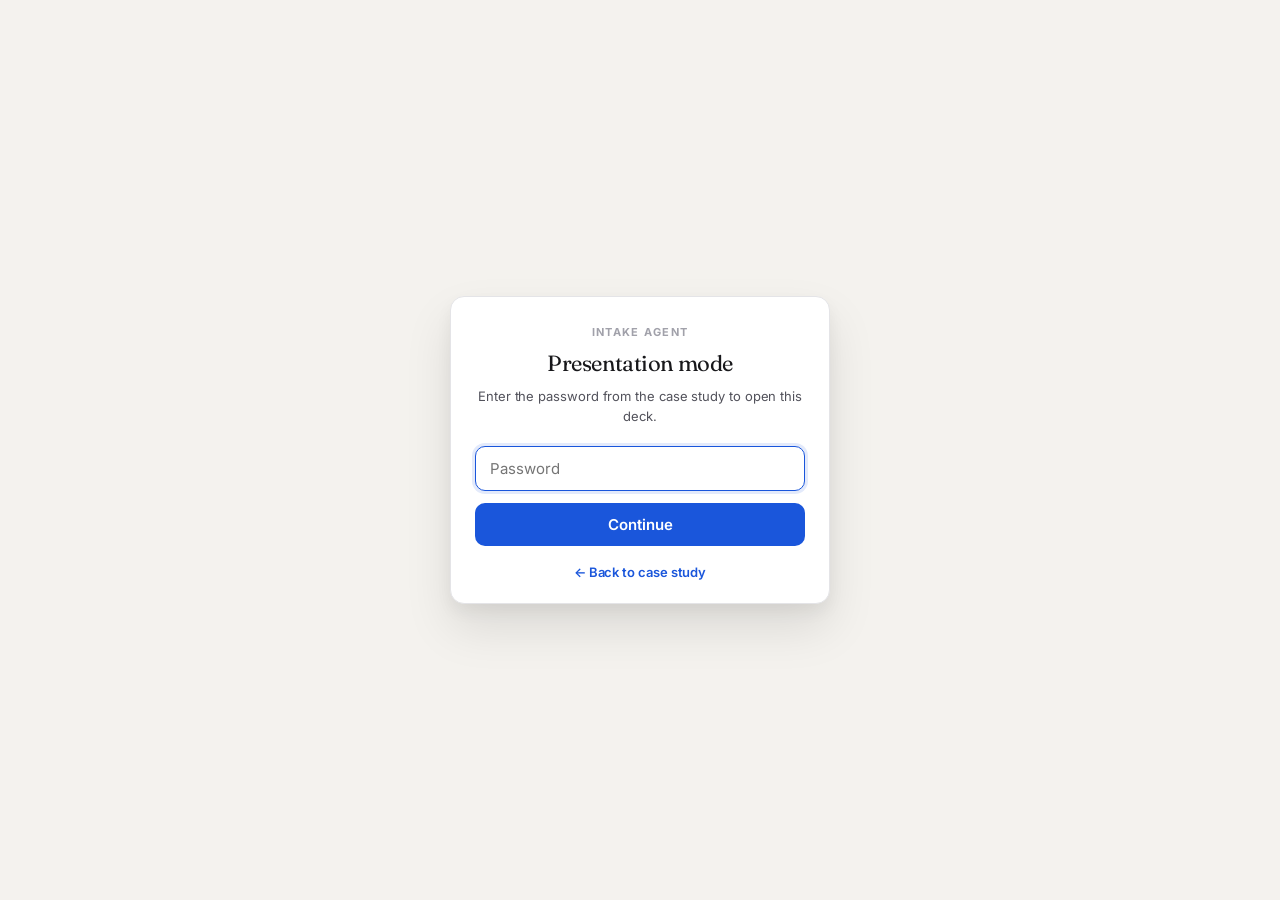
<file: intake-agent-deck.html>
<!DOCTYPE html>
<html lang="en">
<head>
  <meta charset="UTF-8" />
  <meta name="viewport" content="width=device-width, initial-scale=1.0" />
  <title>Intake Agent — Autodesk Panel Deck (Eric Huang)</title>
  <link rel="icon" type="image/png" href="images/favicon-32.png" sizes="32x32" />
  <link rel="apple-touch-icon" href="images/favicon-apple.png" />
  <link rel="preconnect" href="https://fonts.googleapis.com" />
  <link rel="preconnect" href="https://fonts.gstatic.com" crossorigin />
  <link href="https://fonts.googleapis.com/css2?family=Inter:wght@300;400;500;600;700;800&family=Fraunces:ital,opsz,wght@0,9..144,300;0,9..144,400;0,9..144,500;0,9..144,600;1,9..144,300;1,9..144,400;1,9..144,500&display=swap" rel="stylesheet" />
  <style id="deck-styles">
    :root {
      --bg: #F4F2EE;
      --bg-card: #FFFFFF;
      --ink: #18181B;
      --ink-2: #3F3F46;
      --ink-secondary: #52525B;
      --ink-muted: #A1A1AA;
      --accent: #1A56DB;
      --accent-light: #EFF4FF;
      --accent-green: #059669;
      --rule: rgba(24,24,27,0.10);
      --hairline: rgba(24,24,27,0.06);
      --border: #E4E4E7;
      --shadow-sm: 0 1px 3px rgba(0,0,0,.07), 0 1px 2px rgba(0,0,0,.06);
      --shadow-md: 0 4px 16px rgba(0,0,0,.08), 0 2px 6px rgba(0,0,0,.05);
      --shadow-lg: 0 24px 48px rgba(0,0,0,.10), 0 8px 16px rgba(0,0,0,.05);
    }
    *, *::before, *::after { box-sizing: border-box; margin: 0; padding: 0; }
    html, body { height: 100%; }
    body {
      font-family: 'Inter', -apple-system, BlinkMacSystemFont, sans-serif;
      background: var(--bg);
      color: var(--ink);
      -webkit-font-smoothing: antialiased;
      overflow: hidden;
      letter-spacing: -0.005em;
    }
    img { max-width: 100%; height: auto; display: block; }

    /* Screenshots: letterbox inside frame (PNG aspect ratios vary) */
    .deck-shot {
      display: flex;
      align-items: center;
      justify-content: center;
      min-height: 0;
      width: 100%;
      border-radius: 0.55cqi;
      overflow: hidden;
      border: 1px solid var(--rule);
      background: #F4F4F5;
      box-sizing: border-box;
    }
    .deck-shot img {
      max-width: 100%;
      max-height: 100%;
      width: auto;
      height: auto;
      object-fit: contain;
      object-position: top center;
      display: block;
    }

    .stage {
      position: fixed; inset: 0;
      display: grid; place-items: center;
      padding: clamp(8px, 2vmin, 28px) clamp(8px, 2vmin, 32px) max(56px, calc(8px + 5vmin));
    }
    .deck {
      width: min(100%, calc((100dvh - 100px) * 16 / 9));
      max-width: 1440px;
      aspect-ratio: 16 / 9;
      position: relative;
      container-type: size;
      container-name: slide;
    }
    .slide {
      position: absolute; inset: 0;
      background: var(--bg-card);
      border: 1px solid var(--hairline);
      border-radius: clamp(8px, 1cqi, 18px);
      box-shadow: var(--shadow-lg);
      display: flex;
      flex-direction: column;
      padding: 3.4cqi 4.6cqi 6.4cqi;
      overflow: hidden;
      min-height: 0;
      opacity: 0;
      visibility: hidden;
      transform: translateY(0.6cqi);
      transition: opacity 320ms cubic-bezier(0.22, 1, 0.36, 1), transform 320ms cubic-bezier(0.22, 1, 0.36, 1), visibility 0s linear 320ms;
    }
    .slide.is-active {
      opacity: 1;
      visibility: visible;
      transform: translateY(0);
      transition: opacity 380ms cubic-bezier(0.22, 1, 0.36, 1), transform 380ms cubic-bezier(0.22, 1, 0.36, 1), visibility 0s;
    }
    @media (prefers-reduced-motion: reduce) {
      .slide { transition: none !important; transform: none !important; }
    }

    .s-eyebrow {
      font-size: 1.2cqi;
      font-weight: 600;
      letter-spacing: 0.14em;
      text-transform: uppercase;
      color: var(--ink-muted);
      display: flex;
      align-items: center;
      gap: 1.4cqi;
    }
    .s-eyebrow::before {
      content: "";
      width: 3.4cqi;
      height: 1px;
      background: currentColor;
      opacity: 0.6;
    }
    .s-eyebrow .kicker { color: var(--accent); font-weight: 700; }
    .s-headline {
      font-family: 'Fraunces', Georgia, serif;
      font-weight: 400;
      font-size: 4.15cqi;
      line-height: 1.08;
      letter-spacing: -0.022em;
      color: var(--ink);
      max-width: 32ch;
      flex-shrink: 0;
    }
    .s-headline em { font-style: italic; font-weight: 300; color: var(--accent); }
    .s-head {
      display: flex; justify-content: space-between; align-items: center;
      gap: 3cqi; margin-bottom: 1cqi; flex-shrink: 0;
    }

    .s-footer {
      position: absolute;
      left: 4.6cqi; right: 4.6cqi; bottom: 1.5cqi;
      display: flex; justify-content: space-between; align-items: center;
      font-size: 1.25cqi; color: var(--ink-muted); font-weight: 500;
      letter-spacing: 0.06em;
      pointer-events: none;
    }
    .s-footer .left strong { color: var(--ink-secondary); font-weight: 600; }
    .s-footer .right { font-variant-numeric: tabular-nums; letter-spacing: 0.12em; }
    .slide--title .s-footer { display: none; }

    /* Slide 1 — Title */
    .slide--title { justify-content: space-between; padding: 4.8cqi 5.2cqi 5.2cqi; background:
      radial-gradient(120% 80% at 100% 0%, rgba(26,86,219,0.06) 0%, transparent 55%),
      radial-gradient(80% 60% at 0% 100%, rgba(5,150,105,0.04) 0%, transparent 55%),
      var(--bg-card);
    }
    .s1-mark { font-size: 1.5cqi; letter-spacing: 0.18em; text-transform: uppercase; color: var(--ink-muted); font-weight: 600; display: flex; align-items: center; gap: 2.4cqi; }
    .s1-mark .badge { display: inline-flex; align-items: center; gap: 0.9cqi; color: var(--ink-secondary); }
    .s1-mark .dot { display: inline-block; width: 0.8cqi; height: 0.8cqi; border-radius: 50%; background: var(--accent-green); box-shadow: 0 0 0 0.25cqi rgba(5,150,105,0.18); }
    .s1-title {
      font-family: 'Fraunces', Georgia, serif;
      font-size: 12cqi;
      line-height: 0.94;
      font-weight: 400;
      letter-spacing: -0.04em;
      color: var(--ink);
    }
    .s1-title em { font-style: italic; font-weight: 300; color: var(--accent); }
    .s1-sub {
      font-family: 'Fraunces', Georgia, serif;
      font-style: italic;
      font-weight: 300;
      font-size: 2.25cqi;
      line-height: 1.28;
      color: var(--ink-secondary);
      max-width: 52ch;
      margin-top: 1.2cqi;
    }
    .s1-foot {
      display: flex;
      justify-content: space-between;
      align-items: end;
      gap: 4cqi;
      font-size: 1.45cqi;
      color: var(--ink-secondary);
      font-weight: 500;
    }
    .s1-foot .name { color: var(--ink); font-weight: 700; font-size: 1.55cqi; letter-spacing: -0.005em; }
    .s1-foot .meta { display: flex; gap: 2.6cqi; align-items: baseline; }
    .s1-foot .meta span { color: var(--ink-secondary); }
    .s1-tags { display: flex; gap: 0.8cqi; flex-wrap: wrap; }
    .s1-tag {
      font-size: 1.2cqi;
      padding: 0.5cqi 1.2cqi;
      border-radius: 100px;
      background: transparent;
      border: 1px solid var(--rule);
      color: var(--ink-secondary);
      font-weight: 500;
      letter-spacing: -0.005em;
    }
    .s1-tag.is-accent { color: var(--accent); border-color: rgba(26,86,219,0.3); background: var(--accent-light); }

    /* Slide 2 — Who I am */
    .slide--who { padding: 4.6cqi 5.4cqi; gap: 2cqi; }
    .s2-headline {
      font-family: 'Fraunces', Georgia, serif;
      font-size: 4cqi;
      line-height: 1.06;
      letter-spacing: -0.025em;
      max-width: 26ch;
      font-weight: 400;
    }
    .s2-headline em { font-style: italic; font-weight: 300; color: var(--accent); }
    .s2-body { display: grid; grid-template-columns: 1fr 1fr; column-gap: 4cqi; row-gap: 1.2cqi; max-width: 100%; margin-top: 0.4cqi; flex: 1; min-height: 0; align-content: start; }
    .slide--task .s2-body--task { grid-template-columns: 1fr; max-width: 95%; }
    .s2-body--arc { grid-template-columns: 1fr; max-width: 100%; row-gap: 0.85cqi; }
    .s-overview {
      display: grid;
      grid-template-columns: 1fr 1fr 1fr;
      gap: 2cqi;
      margin-top: 0.8cqi;
      flex: 1;
      min-height: 0;
      align-content: start;
    }
    .s-overview-card {
      padding: 1.35cqi 1.45cqi;
      border-radius: 0.75cqi;
      border: 1px solid var(--rule);
      background: #FAFAFA;
      min-height: 0;
    }
    .s-overview-card .star {
      font-size: 1cqi;
      letter-spacing: 0.12em;
      text-transform: uppercase;
      color: var(--accent);
      font-weight: 700;
      margin-bottom: 0.5cqi;
    }
    .s-overview-card h3 {
      font-family: 'Fraunces', Georgia, serif;
      font-size: 1.5cqi;
      font-weight: 400;
      margin-bottom: 0.65cqi;
      color: var(--ink);
      line-height: 1.15;
    }
    .s-overview-card p { font-size: 1.12cqi; line-height: 1.38; color: var(--ink-secondary); }
    .eu-action-stack { display: flex; flex-direction: column; gap: 0.85cqi; flex: 1; min-height: 0; overflow: hidden; }
    .eu-action-stack .s4-shipped { flex-shrink: 0; }
    .eu-action-stack .s4-shipped .deck-shot { max-height: 13cqi; min-height: 8cqi; }
    .eu-action-stack .s6-flow { max-height: 31cqi; flex: 1; min-height: 0; }
    .admin-shots { display: grid; grid-template-columns: 1fr 1fr; gap: 1cqi; margin-top: 0.6cqi; flex: 1; min-height: 0; max-height: 26cqi; }
    .admin-shots .deck-shot { max-height: 100%; min-height: 0; }
    .s2-body p {
      font-size: 1.45cqi;
      line-height: 1.42;
      color: var(--ink-secondary);
      max-width: none;
    }
    .s2-body p strong { color: var(--ink); font-weight: 600; }

    /* Slide 3 — Problem + Research */
    .slide--problem { gap: 1.2cqi; flex: 1; min-height: 0; }
    .s3-grid { display: grid; grid-template-columns: 0.9fr 1.1fr; gap: 3.2cqi; flex: 1; min-height: 0; align-items: start; padding-top: 0.4cqi; overflow: hidden; }
    .s3-left { display: flex; flex-direction: column; gap: 1.4cqi; }
    .s3-left .label { font-size: 1.2cqi; letter-spacing: 0.14em; text-transform: uppercase; color: var(--ink-muted); font-weight: 700; margin-bottom: 0.4cqi; }
    .s3-left p { font-size: 1.38cqi; line-height: 1.4; color: var(--ink-secondary); }
    .s3-left p strong { color: var(--ink); font-weight: 600; }
    .s3-table { width: 100%; border-collapse: collapse; font-size: 1.28cqi; }
    .s3-table thead th {
      text-align: left;
      font-size: 1.15cqi;
      letter-spacing: 0.14em;
      text-transform: uppercase;
      color: var(--ink-muted);
      font-weight: 700;
      padding: 0 0 1.2cqi;
      border-bottom: 1px solid var(--rule);
    }
    .s3-table thead th:last-child { padding-left: 1.4cqi; }
    .s3-table td {
      padding: 0.65cqi 0.9cqi 0.65cqi 0;
      border-bottom: 1px solid var(--hairline);
      vertical-align: top;
      line-height: 1.45;
    }
    .s3-table td:first-child { color: var(--ink); font-weight: 500; padding-right: 1.4cqi; }
    .s3-table td:last-child { color: var(--ink-secondary); padding-left: 1.4cqi; border-left: 1px solid var(--hairline); }
    .s3-table tr:last-child td { border-bottom: 0; }
    .s3-insight {
      margin-top: 0.2cqi;
      padding: 1.2cqi 1.6cqi;
      border-radius: 0.8cqi;
      background: var(--accent-light);
      display: flex;
      align-items: baseline;
      gap: 2cqi;
    }
    .s3-insight .label { font-size: 1.2cqi; letter-spacing: 0.14em; text-transform: uppercase; color: var(--accent); font-weight: 700; flex-shrink: 0; }
    .s3-insight .quote { font-family: 'Fraunces', Georgia, serif; font-style: italic; font-weight: 400; font-size: 1.85cqi; line-height: 1.25; color: var(--ink); }

    /* Slide 4 — Explored & Rejected */
    .slide--rejected { gap: 1.1cqi; flex: 1; min-height: 0; }
    .s4-options { display: grid; grid-template-columns: 1fr 1fr; gap: 1.6cqi; flex-shrink: 0; }
    .s4-card {
      padding: 1.4cqi 1.6cqi;
      border: 1px solid var(--rule);
      border-radius: 0.8cqi;
      background: #FAFAFA;
    }
    .s4-card .tag {
      display: inline-block;
      font-size: 1.1cqi;
      letter-spacing: 0.16em;
      text-transform: uppercase;
      color: #B91C1C;
      background: #FEF2F2;
      padding: 0.4cqi 1.1cqi;
      border-radius: 100px;
      font-weight: 700;
      margin-bottom: 1.2cqi;
    }
    .s4-card h3 {
      font-family: 'Fraunces', Georgia, serif;
      font-size: 2.2cqi;
      line-height: 1.1;
      font-weight: 400;
      margin-bottom: 1.2cqi;
      color: var(--ink);
      text-decoration: line-through;
      text-decoration-color: var(--ink-muted);
      text-decoration-thickness: 0.18cqi;
    }
    .s4-card ul { list-style: none; padding: 0; }
    .s4-card li {
      font-size: 1.25cqi;
      line-height: 1.38;
      color: var(--ink-secondary);
      padding-left: 1.6cqi;
      position: relative;
      margin-bottom: 0.6cqi;
    }
    .s4-card li::before { content: ""; position: absolute; left: 0; top: 1cqi; width: 0.7cqi; height: 1px; background: var(--ink-muted); }
    .s4-tradeoff {
      padding: 1.1cqi 1.5cqi;
      background: var(--ink);
      color: #FAFAFA;
      border-radius: 0.8cqi;
      display: flex; align-items: baseline; gap: 1.6cqi;
    }
    .s4-tradeoff .label { color: #fff; font-style: normal; font-weight: 700; font-family: 'Inter', sans-serif; font-size: 1.15cqi; letter-spacing: 0.16em; text-transform: uppercase; flex-shrink: 0; opacity: 0.65; }
    .s4-tradeoff .body {
      font-family: 'Fraunces', Georgia, serif;
      font-style: italic;
      font-size: 1.55cqi;
      line-height: 1.35;
      font-weight: 300;
      color: #FAFAFA;
    }
    .s4-shipped {
      display: grid; grid-template-columns: 1fr 1.35fr; gap: 1.6cqi;
      align-items: center;
      padding: 1.2cqi 1.5cqi;
      border-radius: 0.8cqi;
      background: #fff;
      border: 1px solid var(--rule);
    }
    .s4-shipped p { font-size: 1.25cqi; line-height: 1.38; color: var(--ink-secondary); }
    .s4-shipped p strong { color: var(--ink); font-weight: 500; display: block; font-size: 1.45cqi; margin-bottom: 0.25cqi; font-family: 'Fraunces', Georgia, serif; font-style: italic; font-weight: 400; }
    .s4-shipped .deck-shot {
      max-height: 22cqi;
      min-height: 10cqi;
      align-self: center;
    }

    /* Slide 5 — System */
    .slide--system { gap: 1.2cqi; flex: 1; min-height: 0; }
    .s5-loop {
      padding: 1.4cqi 1.5cqi;
      border-radius: 0.8cqi;
      background: linear-gradient(180deg, #FAFAFA 0%, #F4F4F5 100%);
      border: 1px solid var(--rule);
      display: grid;
      grid-template-columns: 1fr auto 1fr auto 1fr;
      gap: 1.6cqi;
      align-items: center;
    }
    .s5-node { padding: 1.4cqi 1.6cqi; background: #fff; border: 1px solid var(--rule); border-radius: 0.6cqi; display: flex; flex-direction: column; gap: 0.5cqi; min-width: 0; }
    .s5-node .who { font-size: 1.05cqi; letter-spacing: 0.14em; text-transform: uppercase; font-weight: 700; color: var(--ink-muted); }
    .s5-node .what { font-size: 1.2cqi; line-height: 1.28; color: var(--ink); font-weight: 500; }
    .s5-node--admin .who { color: var(--accent); }
    .s5-node--user .who { color: var(--accent-green); }
    .s5-arrow { color: var(--ink-muted); font-size: 2.4cqi; line-height: 1; font-weight: 300; }
    .s5-grid { display: grid; grid-template-columns: 0.95fr 1.35fr; gap: 2.6cqi; flex: 1; min-height: 0; align-items: start; overflow: hidden; }
    .s5-table { width: 100%; border-collapse: collapse; font-size: 1.22cqi; }
    .s5-table thead th { text-align: left; font-size: 1.1cqi; letter-spacing: 0.14em; text-transform: uppercase; color: var(--ink-muted); font-weight: 700; padding-bottom: 1cqi; border-bottom: 1px solid var(--rule); }
    .s5-table thead th:last-child { padding-left: 1.4cqi; }
    .s5-table td { padding: 0.55cqi 0.9cqi 0.55cqi 0; border-bottom: 1px solid var(--hairline); vertical-align: top; line-height: 1.32; }
    .s5-table td:first-child { color: var(--ink); font-weight: 500; }
    .s5-table td:last-child { color: var(--ink-secondary); padding-left: 1.4cqi; border-left: 1px solid var(--hairline); }
    .s5-table tr:last-child td { border-bottom: 0; }
    .s5-quote { padding-top: 0.4cqi; }
    .s5-quote .label { font-size: 1.1cqi; letter-spacing: 0.14em; text-transform: uppercase; font-weight: 700; color: var(--accent); margin-bottom: 1.2cqi; }
    .s5-quote .text { font-family: 'Fraunces', Georgia, serif; font-style: italic; font-size: 1.65cqi; line-height: 1.28; color: var(--ink); font-weight: 400; max-width: 24ch; }
    .s5-quote .attrib { font-size: 1.1cqi; color: var(--ink-muted); margin-top: 0.6cqi; }

    /* Slide 6 — Phase 1 */
    .slide--phase1 { gap: 1.2cqi; flex: 1; min-height: 0; }
    .s6-flow { display: grid; grid-template-columns: 1fr 1fr 1fr; gap: 1.4cqi; flex: 1; min-height: 0; max-height: 44cqi; align-content: stretch; overflow: hidden; }
    .s6-frame { display: flex; flex-direction: column; gap: 0.55cqi; min-height: 0; }
    .s6-shot {
      display: flex;
      align-items: center;
      justify-content: center;
      flex: 1 1 0;
      min-height: 0;
      width: 100%;
      max-height: 34cqi;
      border-radius: 0.5cqi;
      overflow: hidden;
      border: 1px solid var(--rule);
      box-shadow: var(--shadow-md);
      background: #F4F4F5;
    }
    .s6-shot img {
      max-width: 100%;
      max-height: 100%;
      width: auto;
      height: auto;
      object-fit: contain;
      object-position: top center;
    }
    .s6-cap { display: flex; flex-direction: column; gap: 0.4cqi; }
    .s6-cap .step { font-size: 1.1cqi; letter-spacing: 0.16em; text-transform: uppercase; font-weight: 700; color: var(--accent); }
    .s6-cap .label { font-size: 1.15cqi; line-height: 1.28; color: var(--ink); font-weight: 500; max-width: none; display: -webkit-box; -webkit-line-clamp: 2; -webkit-box-orient: vertical; overflow: hidden; }
    .s6-promise { font-size: 1.2cqi; line-height: 1.35; color: var(--ink-secondary); max-width: 100%; flex-shrink: 0; }
    .s6-promise strong { color: var(--ink); font-weight: 600; }

    /* Slide 7 — Reply pattern + Phase 2 */
    .slide--craft { gap: 1cqi; flex: 1; min-height: 0; }
    .s7-grid { display: grid; grid-template-columns: 0.95fr 1.35fr; gap: 2.2cqi; flex: 1; min-height: 0; align-items: stretch; overflow: hidden; }
    .s7-pattern { padding: 1.2cqi 1.35cqi; border: 1px dashed var(--rule); border-radius: 0.65cqi; background: #FAFAFA; min-height: 0; }
    .s7-pattern .label { font-size: 1.1cqi; letter-spacing: 0.14em; text-transform: uppercase; font-weight: 700; color: var(--ink-muted); margin-bottom: 1.2cqi; }
    .s7-row { padding: 1.1cqi 1.4cqi; background: #fff; border: 1px solid var(--rule); border-radius: 0.5cqi; font-size: 1.45cqi; color: var(--ink); margin-bottom: 0.7cqi; line-height: 1.4; }
    .s7-action { padding: 1cqi 1.4cqi; background: var(--accent); color: #fff; border-radius: 0.5cqi; font-size: 1.4cqi; font-weight: 600; display: inline-block; margin-top: 0.2cqi; }
    .s7-phase2 { display: flex; flex-direction: column; min-height: 0; flex: 1; overflow: hidden; }
    .s7-phase2 h4 { font-family: 'Fraunces', Georgia, serif; font-size: 1.65cqi; line-height: 1.15; font-weight: 400; margin-bottom: 0.55cqi; color: var(--ink); }
    .s7-phase2 h4 em { font-style: italic; color: var(--accent); }
    .s7-phase2 ul { list-style: none; }
    .s7-phase2 li { font-size: 1.2cqi; line-height: 1.32; color: var(--ink-secondary); margin-bottom: 0.25cqi; padding-left: 1.35cqi; position: relative; }
    .s7-phase2 li::before { content: "→"; position: absolute; left: 0; top: 0; color: var(--accent); font-weight: 600; }
    .s7-phase2 li strong { color: var(--ink); font-weight: 600; }
    .s7-shots { display: grid; grid-template-columns: 1fr 1fr; gap: 0.85cqi; margin-top: 0.6cqi; flex: 1; min-height: 0; max-height: 34cqi; }
    .s7-shots .s6-shot { max-height: 100%; min-height: 8cqi; flex: 1 1 0; }
    .s7-source { font-size: 1.05cqi; padding: 0.6cqi 0 0; border-top: 1px solid var(--rule); color: var(--ink-secondary); margin-top: 0.4cqi; line-height: 1.32; max-width: none; }
    .s7-source strong { color: var(--ink); font-weight: 500; font-family: 'Fraunces', Georgia, serif; font-style: italic; }

    /* Slide 8 — Stakeholder */
    .slide--influence { gap: 1.2cqi; flex: 1; min-height: 0; }
    .s8-table { width: 100%; border-collapse: collapse; font-size: 1.18cqi; flex: 1; min-height: 0; }
    .s8-table thead th { text-align: left; font-size: 1.1cqi; letter-spacing: 0.14em; text-transform: uppercase; color: var(--ink-muted); font-weight: 700; padding-bottom: 1.2cqi; border-bottom: 1px solid var(--rule); vertical-align: bottom; }
    .s8-table thead th:first-child { width: 28%; }
    .s8-table thead th:nth-child(2) { width: 38%; }
    .s8-table thead th:nth-child(3) { width: 34%; }
    .s8-table td { padding: 0.55cqi 0.85cqi 0.55cqi 0; border-bottom: 1px solid var(--hairline); vertical-align: top; line-height: 1.3; }
    .s8-table td:first-child { color: var(--ink); font-weight: 500; padding-right: 1cqi; font-family: 'Fraunces', Georgia, serif; font-size: 1.28cqi; line-height: 1.2; }
    .s8-table td.push { color: var(--ink-secondary); padding-right: 2cqi; }
    .s8-table td.result { color: var(--ink); font-weight: 600; font-size: 1.45cqi; }
    .s8-table td.result::before { content: "✓"; color: var(--accent-green); margin-right: 0.6cqi; font-weight: 700; }
    .s8-table tr:last-child td { border-bottom: 0; }

    /* Slide 9 — Outcomes */
    .slide--outcomes { gap: 1.2cqi; flex: 1; min-height: 0; }
    .s9-grid { display: grid; grid-template-columns: 1fr 1fr; gap: 2.6cqi; flex: 1; min-height: 0; align-items: start; overflow: hidden; }
    .s9-col h4 { font-size: 1.05cqi; letter-spacing: 0.14em; text-transform: uppercase; color: var(--ink-muted); font-weight: 700; margin-bottom: 0.65cqi; }
    .s9-list { list-style: none; }
    .s9-list li { font-size: 1.22cqi; line-height: 1.32; color: var(--ink); padding: 0.55cqi 0 0.55cqi 2.1cqi; position: relative; border-bottom: 1px solid var(--hairline); font-weight: 400; }
    .s9-list li:last-child { border-bottom: 0; }
    .s9-list li::before {
      content: "";
      position: absolute;
      left: 0; top: 1.15cqi;
      width: 1.4cqi; height: 1.4cqi;
      border-radius: 50%;
      background: var(--accent-green);
      box-shadow: inset 0 0 0 0.3cqi #fff, 0 0 0 1px var(--accent-green);
    }
    .s9-impact { font-size: 1.22cqi; line-height: 1.35; color: var(--ink-secondary); margin-bottom: 0.45cqi; }
    .s9-impact strong { color: var(--ink); font-weight: 600; }
    .s9-callout {
      margin-top: 0.6cqi;
      padding: 1.1cqi 1.4cqi;
      background: var(--ink);
      color: #FAFAFA;
      border-radius: 0.8cqi;
      font-family: 'Fraunces', Georgia, serif;
      font-size: 1.45cqi;
      line-height: 1.35;
      font-weight: 300;
      font-style: italic;
    }
    .s9-callout strong { color: #fff; font-weight: 500; font-style: normal; font-family: 'Inter', sans-serif; font-size: 1.1cqi; letter-spacing: 0.16em; text-transform: uppercase; display: block; margin-bottom: 0.6cqi; opacity: 0.65; }

    /* Slide 10 — Reflection + Why Autodesk */
    .slide--close { gap: 1.2cqi; padding: 3.6cqi 4.6cqi 6.4cqi; flex: 1; min-height: 0; }
    .s10-quote {
      font-family: 'Fraunces', Georgia, serif;
      font-style: italic;
      font-weight: 300;
      font-size: 3.15cqi;
      line-height: 1.12;
      letter-spacing: -0.018em;
      color: var(--ink);
      max-width: 32ch;
      flex-shrink: 0;
    }
    .s10-quote::before { content: "\201C"; color: var(--accent); font-size: 1em; line-height: 0; vertical-align: -0.1em; margin-right: 0.05em; }
    .s10-quote::after { content: "\201D"; color: var(--accent); font-size: 1em; line-height: 0; vertical-align: -0.1em; }
    .s10-grid { display: grid; grid-template-columns: 1fr 1.15fr; gap: 2.4cqi; margin-top: 0.2cqi; flex: 1; min-height: 0; align-items: start; overflow: hidden; }
    .s10-col h4 { font-size: 1.05cqi; letter-spacing: 0.14em; text-transform: uppercase; color: var(--ink-muted); font-weight: 700; margin-bottom: 0.75cqi; }
    .s10-col ul { list-style: none; }
    .s10-col li { font-size: 1.2cqi; line-height: 1.32; color: var(--ink-secondary); margin-bottom: 0.45cqi; padding-left: 1.35cqi; position: relative; }
    .s10-col li::before { content: "-"; position: absolute; left: 0; top: 0; color: var(--ink-muted); font-weight: 400; }
    .s10-col li strong { color: var(--ink); font-weight: 600; }
    .s10-table { width: 100%; border-collapse: collapse; font-size: 1.12cqi; }
    .s10-table td { padding: 0.45cqi 0.85cqi 0.45cqi 0; border-bottom: 1px solid var(--hairline); vertical-align: top; line-height: 1.3; }
    .s10-table td:first-child { color: var(--ink-secondary); padding-right: 1.4cqi; }
    .s10-table td:last-child { color: var(--ink); font-weight: 500; padding-left: 1.4cqi; border-left: 1px solid var(--hairline); }
    .s10-table tr:last-child td { border-bottom: 0; }
    .s10-close--result {
      margin-top: 0.5cqi;
      padding-top: 0.8cqi;
      border-top: 1px solid var(--rule);
      display: flex;
      justify-content: flex-end;
      flex-shrink: 0;
    }
    .s10-close--result .sig--block {
      font-size: 1.15cqi;
      color: var(--ink-muted);
      line-height: 1.45;
      text-align: right;
    }
    .s10-close--result .sig--block strong { color: var(--ink-secondary); display: block; margin-bottom: 0.2cqi; }
    .s10-close {
      margin-top: 0.35cqi;
      padding-top: 1cqi;
      border-top: 1px solid var(--rule);
      display: flex;
      justify-content: space-between;
      align-items: baseline;
      gap: 3cqi;
    }
    .s10-close .why { font-size: 1.2cqi; color: var(--ink-secondary); line-height: 1.35; max-width: 50ch; }
    .s10-close .why strong { color: var(--ink); font-weight: 400; display: block; font-size: 1.35cqi; margin-bottom: 0.25cqi; font-family: 'Fraunces', Georgia, serif; font-style: italic; }
    .s10-close .sig { font-size: 1.1cqi; color: var(--ink-muted); text-align: right; flex-shrink: 0; line-height: 1.45; }
    .s10-close .sig strong { color: var(--ink-secondary); font-weight: 600; display: block; }

    /* === Deck chrome === */
    .deck-chrome {
      position: fixed; left: 0; right: 0; bottom: 0;
      display: flex; align-items: center; justify-content: space-between;
      gap: 16px;
      padding: 14px 18px;
      pointer-events: none;
      z-index: 50;
    }
    .deck-chrome .grp { display: flex; align-items: center; gap: 8px; pointer-events: auto; }
    .deck-btn {
      appearance: none;
      background: rgba(255,255,255,0.92);
      backdrop-filter: blur(10px);
      -webkit-backdrop-filter: blur(10px);
      border: 1px solid var(--rule);
      color: var(--ink-secondary);
      width: 36px; height: 36px;
      border-radius: 100px;
      font-size: 14px;
      font-weight: 600;
      cursor: pointer;
      display: inline-flex;
      align-items: center;
      justify-content: center;
      text-decoration: none;
      transition: color 200ms ease, background 200ms ease, transform 200ms ease, border-color 200ms ease;
      font-family: inherit;
    }
    .deck-btn:hover { color: var(--accent); background: #fff; border-color: rgba(26,86,219,0.2); }
    .deck-btn:active { transform: translateY(1px); }
    .deck-btn[disabled] { opacity: 0.35; cursor: default; }
    .deck-btn[disabled]:hover { color: var(--ink-secondary); background: rgba(255,255,255,0.92); border-color: var(--rule); }
    .deck-btn.is-icon { width: auto; padding: 0 14px; gap: 8px; font-size: 11px; letter-spacing: 0.08em; text-transform: uppercase; height: 36px; }
    .deck-counter {
      font-variant-numeric: tabular-nums;
      font-size: 11px;
      letter-spacing: 0.16em;
      color: var(--ink-secondary);
      background: rgba(255,255,255,0.92);
      backdrop-filter: blur(10px);
      -webkit-backdrop-filter: blur(10px);
      padding: 0 14px;
      height: 36px;
      display: inline-flex;
      align-items: center;
      border-radius: 100px;
      border: 1px solid var(--rule);
      font-weight: 700;
      pointer-events: auto;
    }
    .deck-progress {
      position: fixed; top: 0; left: 0; right: 0;
      height: 2px;
      background: transparent;
      z-index: 51;
    }
    .deck-progress-bar {
      height: 100%;
      background: var(--accent);
      width: 10%;
      transition: width 380ms cubic-bezier(0.22, 1, 0.36, 1);
    }

    /* === Speaker notes overlay === */
    .notes-overlay {
      position: fixed; inset: 0;
      background: rgba(24,24,27,0.55);
      backdrop-filter: blur(8px);
      -webkit-backdrop-filter: blur(8px);
      z-index: 100;
      display: grid; place-items: center;
      padding: 24px;
      opacity: 0;
      visibility: hidden;
      transition: opacity 220ms ease, visibility 0s linear 220ms;
    }
    .notes-overlay.is-open { opacity: 1; visibility: visible; transition: opacity 220ms ease, visibility 0s; }
    .notes-overlay[hidden] { display: none; }
    .notes-card {
      max-width: 720px;
      width: 100%;
      background: #18181B;
      color: #FAFAFA;
      padding: 32px 36px 28px;
      border-radius: 16px;
      box-shadow: 0 32px 60px rgba(0,0,0,0.4);
      max-height: 80vh;
      overflow-y: auto;
    }
    .notes-card .label {
      font-size: 11px; letter-spacing: 0.18em; text-transform: uppercase;
      color: rgba(239,244,255,0.85); font-weight: 700;
      display: flex; justify-content: space-between; align-items: center;
      margin-bottom: 18px;
    }
    .notes-card .label .num { font-variant-numeric: tabular-nums; color: rgba(250,250,250,0.45); font-weight: 600; }
    .notes-card h4 {
      font-family: 'Fraunces', Georgia, serif;
      font-size: 22px; font-weight: 400; letter-spacing: -0.01em;
      margin-bottom: 14px;
      line-height: 1.2;
      color: #fff;
    }
    .notes-card p {
      font-size: 14.5px; line-height: 1.6;
      color: rgba(250,250,250,0.86);
      margin-bottom: 12px;
    }
    .notes-card p:last-child { margin-bottom: 0; }
    .notes-card p strong { color: #fff; font-weight: 600; }
    .notes-card p em { font-style: italic; color: rgba(250,250,250,0.65); }
    .notes-hint {
      position: fixed; bottom: 22px; left: 50%; transform: translateX(-50%);
      font-size: 11px; letter-spacing: 0.12em; color: rgba(250,250,250,0.6);
      text-transform: uppercase; font-weight: 600;
    }
    .notes-hint kbd {
      background: rgba(255,255,255,0.12); padding: 3px 8px; border-radius: 4px;
      font-family: inherit; margin: 0 2px;
    }

    /* === First-load hint === */
    .deck-hint {
      position: fixed; left: 50%; top: 16px; transform: translateX(-50%);
      background: rgba(24,24,27,0.92);
      color: #FAFAFA;
      padding: 9px 18px;
      border-radius: 100px;
      font-size: 12px;
      letter-spacing: 0.02em;
      font-weight: 500;
      z-index: 60;
      backdrop-filter: blur(10px);
      box-shadow: 0 8px 24px rgba(0,0,0,0.2);
      pointer-events: none;
      opacity: 0;
      transition: opacity 480ms cubic-bezier(0.22, 1, 0.36, 1);
    }
    .deck-hint.is-visible { opacity: 1; }
    .deck-hint kbd {
      background: rgba(255,255,255,0.14);
      padding: 2px 7px;
      border-radius: 4px;
      font-family: inherit;
      margin: 0 2px;
      font-size: 11px;
      font-weight: 600;
    }

    /* Presentation gate (password from case study: go) */
    html.deck-authed #deckGate { display: none !important; }
    .deck-gate {
      position: fixed;
      inset: 0;
      z-index: 999999;
      background: var(--bg);
      display: flex;
      align-items: center;
      justify-content: center;
      padding: 24px;
      font-family: 'Inter', -apple-system, BlinkMacSystemFont, sans-serif;
    }
    .deck-gate-card {
      max-width: 380px;
      width: 100%;
      text-align: center;
      padding: 28px 24px 22px;
      background: var(--bg-card);
      border: 1px solid var(--border);
      border-radius: 14px;
      box-shadow: var(--shadow-lg);
    }
    .deck-gate-eyebrow {
      font-size: 11px;
      font-weight: 700;
      letter-spacing: 0.12em;
      text-transform: uppercase;
      color: var(--ink-muted);
      margin-bottom: 10px;
    }
    .deck-gate-title {
      font-family: 'Fraunces', Georgia, serif;
      font-size: 22px;
      font-weight: 400;
      color: var(--ink);
      margin: 0 0 10px;
      letter-spacing: -0.02em;
    }
    .deck-gate-desc {
      font-size: 13px;
      line-height: 1.5;
      color: var(--ink-secondary);
      margin: 0 0 20px;
    }
    .deck-gate-form { display: flex; flex-direction: column; gap: 12px; align-items: stretch; }
    .deck-gate-input {
      width: 100%;
      padding: 12px 14px;
      font-size: 15px;
      font-family: inherit;
      border: 1px solid var(--border);
      border-radius: 10px;
      outline: none;
    }
    .deck-gate-input:focus {
      border-color: var(--accent);
      box-shadow: 0 0 0 3px rgba(26, 86, 219, 0.12);
    }
    .deck-gate-err {
      font-size: 13px;
      color: #B91C1C;
      margin: 0;
      text-align: left;
    }
    .deck-gate-submit {
      padding: 12px 18px;
      font-size: 15px;
      font-weight: 600;
      font-family: inherit;
      border: none;
      border-radius: 10px;
      background: var(--accent);
      color: #fff;
      cursor: pointer;
    }
    .deck-gate-submit:hover { opacity: 0.92; }
    .deck-gate-back {
      display: inline-block;
      margin-top: 18px;
      font-size: 13px;
      font-weight: 600;
      color: var(--accent);
      text-decoration: none;
    }
    .deck-gate-back:hover { text-decoration: underline; }
    .deck-gate-sr {
      position: absolute;
      width: 1px;
      height: 1px;
      padding: 0;
      margin: -1px;
      overflow: hidden;
      clip: rect(0, 0, 0, 0);
      white-space: nowrap;
      border: 0;
    }

    /* === Print: PDF export (1280x720 each) === */
    @media print {
      @page { size: 1280px 720px; margin: 0; }
      html, body { background: #fff; overflow: visible; height: auto; }
      .stage { position: static; padding: 0; display: block; }
      .deck { width: 1280px; height: 720px; max-width: none; aspect-ratio: auto; }
      .deck-chrome, .deck-progress, .deck-hint, .notes-overlay, #deckGate { display: none !important; }
      .slide {
        position: relative;
        opacity: 1 !important; visibility: visible !important; transform: none !important;
        width: 1280px; height: 720px;
        page-break-after: always;
        box-shadow: none;
        border: 0;
        border-radius: 0;
        break-inside: avoid;
      }
    }
  </style>
  <script>
    (function () {
      if (localStorage.getItem('intake_agent_presentation') === '1' || sessionStorage.getItem('intake_agent_presentation') === '1') {
        document.documentElement.classList.add('deck-authed');
      }
    })();
  </script>
</head>
<body>
  <div id="deckGate" class="deck-gate" role="dialog" aria-modal="true" aria-labelledby="deckGateTitle">
    <div class="deck-gate-card">
      <p class="deck-gate-eyebrow">Intake Agent</p>
      <h2 id="deckGateTitle" class="deck-gate-title">Presentation mode</h2>
      <p class="deck-gate-desc">Enter the password from the case study to open this deck.</p>
      <form id="deckGateForm" class="deck-gate-form" action="#">
        <label class="deck-gate-sr" for="deckGateInput">Password</label>
        <input id="deckGateInput" class="deck-gate-input" type="password" autocomplete="current-password" placeholder="Password" />
        <p id="deckGateErr" class="deck-gate-err" role="alert" hidden>Incorrect password — try again.</p>
        <button type="submit" class="deck-gate-submit">Continue</button>
      </form>
      <a href="intake-agent.html" class="deck-gate-back">← Back to case study</a>
    </div>
  </div>

  <div class="deck-progress" aria-hidden="true"><div class="deck-progress-bar" id="progressBar"></div></div>

  <div class="stage">
    <main class="deck" id="deck">

      <!-- ====== SLIDE 1 — TITLE ====== -->
      <section class="slide slide--title is-active" data-slide="1" aria-label="Title">
        <div class="s1-mark">
          <span class="badge"><span class="dot"></span> Panel · 2026</span>
          <span>Principal XD · Agentic workflows</span>
        </div>
        <div>
          <h1 class="s1-title">Intake <em>Agent</em></h1>
          <p class="s1-sub">Three mini case studies: employee UI, admin, prompts &amp; in-thread design.</p>
        </div>
        <div class="s1-foot">
          <div>
            <div class="name">Eric Huang · Lead UX, Workday</div>
            <div class="meta"><span>Web</span><span>2024–2026</span></div>
          </div>
          <div class="s1-tags">
            <span class="s1-tag is-accent">Case study</span>
            <span class="s1-tag">Agentic</span>
            <span class="s1-tag">Enterprise</span>
          </div>
        </div>
      </section>

      <!-- ====== SLIDE 2 — THREE THREADS ====== -->
      <section class="slide slide--who" data-slide="2" aria-label="Three parallel case threads">
        <div class="s-eyebrow">How I’ll use our time</div>
        <h2 class="s2-headline">Three <em>parallel</em> threads · one product contract.</h2>
        <div class="s-overview">
          <div class="s-overview-card">
            <div class="star">1 · Employee UI</div>
            <h3>Situation → Task → Action → Result</h3>
            <p>Fragmented guidance → bar for the page → hybrid IA + side assistant → Phase 1 ship.</p>
          </div>
          <div class="s-overview-card">
            <div class="star">2 · Admin</div>
            <h3>Situation → Task → Action → Result</h3>
            <p>LLM can be wrong → no “knowledge” setup pattern yet → wizard + playground → shipped with v1.</p>
          </div>
          <div class="s-overview-card">
            <div class="star">3 · Prompts / LLM</div>
            <h3>Situation → Task → Action → Result</h3>
            <p>Q&amp;A wasn’t the whole job → same “show work + one step” habit → catalog / forms / pricing in-thread → Phase 2 + reuse.</p>
          </div>
        </div>
        <div class="s-footer">
          <div class="left"><strong>Intake Agent</strong> · Map</div>
          <div class="right">02 / 15</div>
        </div>
      </section>

      <!-- ====== SLIDE 3 — EU SITUATION ====== -->
      <section class="slide slide--problem" data-slide="3" aria-label="End user situation">
        <div class="s-head">
          <div class="s-eyebrow">End user UI · Situation</div>
        </div>
        <h2 class="s-headline">No <em>closed loop</em> for buying truth.</h2>
        <div class="s3-grid">
          <div class="s3-left">
            <div class="label">Reality</div>
            <p>Wikis, Slack, PDFs, wrong path on forms. <strong>Compliance + money</strong> on the line.</p>
            <p>Bad answers did not route back into <strong>rule change</strong> fast enough.</p>
          </div>
          <table class="s3-table">
            <thead><tr><th>Signal</th><th>So we…</th></tr></thead>
            <tbody>
              <tr><td>Repeat “how do I?” tickets</td><td>Scale in product, not headcount</td></tr>
              <tr><td>Docs go stale</td><td>Admin-owned source of truth</td></tr>
              <tr><td>Trust in guidance</td><td>Cite sources; user can verify</td></tr>
            </tbody>
          </table>
        </div>
        <div class="s3-insight">
          <div class="label">Pivot</div>
          <div class="quote">Workflow first. Q&amp;A second.</div>
        </div>
        <div class="s-footer">
          <div class="left"><strong>Intake Agent</strong> · Employee · Situation</div>
          <div class="right">03 / 15</div>
        </div>
      </section>

      <!-- ====== SLIDE 4 — EU TASK ====== -->
      <section class="slide slide--who slide--task" data-slide="4" aria-label="End user task">
        <div class="s-eyebrow">End user UI · Task</div>
        <h2 class="s2-headline">What the page had to <em>prove.</em></h2>
        <div class="s2-body s2-body--task">
          <p><strong>Workflow first</strong> · Routing + audit, not a chat demo.</p>
          <p><strong>Bar</strong> · Grounded answers, citations, <strong>one</strong> governed next step per turn.</p>
          <p><strong>IA</strong> · Same policy context for Quick Links, open ask, assistant — no full-page dump.</p>
          <p><strong>Out</strong> · Category gate before “allowed?” · full-page chat (weak handoff, trust risk).</p>
        </div>
        <div class="s-footer">
          <div class="left"><strong>Intake Agent</strong> · Employee · Task</div>
          <div class="right">04 / 15</div>
        </div>
      </section>

      <!-- ====== SLIDE 5 — EU ACTION ====== -->
      <section class="slide slide--rejected" data-slide="5" aria-label="End user action">
        <div class="s-head">
          <div class="s-eyebrow">End user UI · Action</div>
        </div>
        <h2 class="s-headline">Hybrid IA + <em>side assistant</em> + sequence.</h2>
        <div class="eu-action-stack">
          <div class="s4-options">
            <div class="s4-card">
              <span class="tag">Out</span>
              <h3>Form-first</h3>
              <ul>
                <li>Category before “is this allowed?”</li>
              </ul>
            </div>
            <div class="s4-card">
              <span class="tag">Out</span>
              <h3>Full-page chat</h3>
              <ul>
                <li>Weak routing; wrong-but-confident</li>
              </ul>
            </div>
          </div>
          <div class="s4-tradeoff">
            <span class="label">Pick</span>
            <span class="body">Outcome over “AI-native” optics.</span>
          </div>
          <div class="s4-shipped">
            <p><strong>Hybrid</strong>Quick Links + open ask + side slot. Invariant: answer · source · one handoff.</p>
            <div class="deck-shot"><img src="images/intake-agent/01-landing-quick-links.png" alt="Hybrid landing" loading="lazy" /></div>
          </div>
          <div class="s6-flow">
            <div class="s6-frame">
              <div class="s6-shot"><img src="images/intake-agent/02-search-po-query.png" alt="Question" loading="lazy" /></div>
              <div class="s6-cap"><span class="step">01</span><span class="label">Ask.</span></div>
            </div>
            <div class="s6-frame">
              <div class="s6-shot"><img src="images/intake-agent/03-agent-thinking.png" alt="Loading" loading="lazy" /></div>
              <div class="s6-cap"><span class="step">02</span><span class="label">Panel; page stays put.</span></div>
            </div>
            <div class="s6-frame">
              <div class="s6-shot"><img src="images/intake-agent/04-agent-po-answer.png" alt="Answer" loading="lazy" /></div>
              <div class="s6-cap"><span class="step">03</span><span class="label">Answer + source + next step.</span></div>
            </div>
          </div>
        </div>
        <div class="s-footer">
          <div class="left"><strong>Intake Agent</strong> · Employee · Action</div>
          <div class="right">05 / 15</div>
        </div>
      </section>

      <!-- ====== SLIDE 6 — EU RESULT ====== -->
      <section class="slide slide--phase1" data-slide="6" aria-label="End user result">
        <div class="s-head">
          <div class="s-eyebrow">End user UI · Result</div>
        </div>
        <h2 class="s-headline">Phase 1 <em>on the page.</em></h2>
        <div class="s2-body s2-body--task" style="margin-top: 0.6cqi; flex: 1;">
          <p><strong>Shipped</strong> · Hybrid front door + assistant PMs could demo without apologizing for handoff.</p>
          <p><strong>Signal</strong> · One door for “how do I buy X?” — fewer scatter-channel loops (metric if shareable).</p>
          <p><strong>Primitive</strong> · Answer + source + one action — reused on other surfaces later.</p>
        </div>
        <div class="s-footer">
          <div class="left"><strong>Intake Agent</strong> · Employee · Result</div>
          <div class="right">06 / 15</div>
        </div>
      </section>

      <!-- ====== SLIDE 7 — ADMIN SITUATION ====== -->
      <section class="slide slide--system" data-slide="7" aria-label="Admin situation">
        <div class="s-head">
          <div class="s-eyebrow">Admin · Situation</div>
        </div>
        <h2 class="s-headline">The LLM could answer — <em>we needed a clear way to control it.</em></h2>
        <div class="s5-loop">
          <div class="s5-node s5-node--admin">
            <span class="who">What we had</span>
            <span class="what">An LLM helping employees · can be wrong or off-script</span>
          </div>
          <span class="s5-arrow">→</span>
          <div class="s5-node s5-node--user">
            <span class="who">What was missing</span>
            <span class="what">No simple “add knowledge + safe setup” story for admins yet</span>
          </div>
          <span class="s5-arrow">→</span>
          <div class="s5-node">
            <span class="who">What we needed</span>
            <span class="what">Step-by-step setup + test before launch</span>
          </div>
        </div>
        <div class="s5-grid">
          <div class="s5-quote">
            <div class="label">Plain story</div>
            <div class="text">Linear wizard: load data → define what comes out → set up what employees see → try it in a playground → then go live.</div>
            <div class="attrib">Same idea as “knowledge” in assistants today — we had to design the path early.</div>
          </div>
          <table class="s5-table">
            <thead><tr><th>The problem</th><th>So we…</th></tr></thead>
            <tbody>
              <tr><td>Model can hallucinate</td><td>Control what it’s allowed to use</td></tr>
              <tr><td>Admins weren’t sure how to start</td><td>One ordered path, not 50 settings at once</td></tr>
              <tr><td>Launch felt risky</td><td>Playground to verify before employees use it</td></tr>
            </tbody>
          </table>
        </div>
        <div class="s-footer">
          <div class="left"><strong>Intake Agent</strong> · Admin · Situation</div>
          <div class="right">07 / 15</div>
        </div>
      </section>

      <!-- ====== SLIDE 8 — ADMIN TASK ====== -->
      <section class="slide slide--who slide--task" data-slide="8" aria-label="Admin task">
        <div class="s-eyebrow">Admin · Task</div>
        <h2 class="s2-headline">Give admins a path they can <em>trust.</em></h2>
        <div class="s2-body s2-body--task">
          <p><strong>Order of operations</strong> · Data in → answers &amp; routing → employee-facing experience → <strong>testing playground</strong> → go live.</p>
          <p><strong>Control</strong> · Make allowed sources and allowed “next steps” <strong>explicit</strong> — not something the model guesses in the moment.</p>
          <p><strong>After launch</strong> · Let admins see what happened and adjust in a maintainable way.</p>
        </div>
        <div class="s-footer">
          <div class="left"><strong>Intake Agent</strong> · Admin · Task</div>
          <div class="right">08 / 15</div>
        </div>
      </section>

      <!-- ====== SLIDE 9 — ADMIN ACTION ====== -->
      <section class="slide slide--system" data-slide="9" aria-label="Admin action">
        <div class="s-head">
          <div class="s-eyebrow">Admin · Action</div>
        </div>
        <h2 class="s-headline">We built the <em>wizard</em> and the screens behind it.</h2>
        <div class="s5-grid" style="flex: 0 0 auto;">
          <div class="s5-quote" style="padding-top: 0;">
            <div class="label">Flow</div>
            <div class="text" style="font-size: 1.35cqi;">Add data → define answers &amp; routing → configure employee UI → playground → go live → refine from usage.</div>
          </div>
          <table class="s5-table">
            <thead><tr><th>Step</th><th>In plain terms</th></tr></thead>
            <tbody>
              <tr><td>Add your data</td><td>What the assistant is allowed to learn from</td></tr>
              <tr><td>Routing &amp; outputs</td><td>What people hear and where “next” goes</td></tr>
              <tr><td>Playground</td><td>Run real questions before employees do</td></tr>
            </tbody>
          </table>
        </div>
        <div class="admin-shots">
          <div class="deck-shot"><img src="images/intake-agent/09-admin-routing-table.png" alt="Routing table" loading="lazy" /></div>
          <div class="deck-shot"><img src="images/intake-agent/11-admin-testing-playground.png" alt="Testing playground" loading="lazy" /></div>
        </div>
        <div class="s-footer">
          <div class="left"><strong>Intake Agent</strong> · Admin · Action</div>
          <div class="right">09 / 15</div>
        </div>
      </section>

      <!-- ====== SLIDE 10 — ADMIN RESULT ====== -->
      <section class="slide slide--who slide--task" data-slide="10" aria-label="Admin result">
        <div class="s-eyebrow">Admin · Result</div>
        <h2 class="s2-headline">Admins could set up and <em>ship without guesswork.</em></h2>
        <div class="s2-body s2-body--task">
          <p><strong>Shipped together</strong> · Admin setup went out in the <strong>same release</strong> as the employee assistant — not “later.”</p>
          <p><strong>Trust moment</strong> · Playground meant they could <strong>see</strong> answers before anyone relied on them in production.</p>
          <p><strong>Next time</strong> · Stronger <strong>preview</strong> of the employee view while configuring, and easier <strong>rollback</strong> when rules change.</p>
        </div>
        <div class="s-footer">
          <div class="left"><strong>Intake Agent</strong> · Admin · Result</div>
          <div class="right">10 / 15</div>
        </div>
      </section>

      <!-- ====== SLIDE 11 — PROMPTS SITUATION ====== -->
      <section class="slide slide--problem" data-slide="11" aria-label="Prompts situation">
        <div class="s-head">
          <div class="s-eyebrow">Prompts &amp; LLM · Situation</div>
        </div>
        <h2 class="s-headline">Q&amp;A worked — <em>buying didn’t stop there.</em></h2>
        <div class="s3-grid">
          <div class="s3-left">
            <div class="label">What was still missing</div>
            <p>People still needed <strong>catalog lines, quantities, real fields, pricing</strong> — not only policy answers and a link away.</p>
            <p>If we “fixed” that with <strong>more free-form model text</strong>, we’d get confident answers that <strong>don’t match</strong> what’s on screen. The <strong>UI and the prompts</strong> have to stay in lockstep.</p>
          </div>
          <table class="s3-table">
            <thead><tr><th>Employee need</th><th>So we had to…</th></tr></thead>
            <tbody>
              <tr><td>Pick &amp; submit catalog items</td><td>Keep it in the same thread, step by step</td></tr>
              <tr><td>Off-catalog requests</td><td>Real fields inline — no surprise jump-out</td></tr>
              <tr><td>Pricing</td><td>Same conversation, same policy story</td></tr>
            </tbody>
          </table>
        </div>
        <div class="s3-insight">
          <div class="label">Plain story</div>
          <div class="quote">Longer flows are still the same assistant — not a pile of new tricks.</div>
        </div>
        <div class="s-footer">
          <div class="left"><strong>Intake Agent</strong> · Prompts · Situation</div>
          <div class="right">11 / 15</div>
        </div>
      </section>

      <!-- ====== SLIDE 12 — PROMPTS TASK ====== -->
      <section class="slide slide--who slide--task" data-slide="12" aria-label="Prompts task">
        <div class="s-eyebrow">Prompts &amp; LLM · Task</div>
        <h2 class="s2-headline">Finish the purchase <em>without breaking the habit.</em></h2>
        <div class="s2-body s2-body--task">
          <p><strong>Same column</strong> · Catalog, off-catalog, and pricing all happen where people <strong>already trust</strong> the assistant from Phase 1.</p>
          <p><strong>Same beat</strong> · Each step stays <strong>answer → where it came from → one clear next thing</strong> — not five competing buttons from the model.</p>
          <p><strong>Same admin rules</strong> · What admins loaded and routed still <strong>feeds</strong> what the model can do in these longer flows.</p>
        </div>
        <div class="s-footer">
          <div class="left"><strong>Intake Agent</strong> · Prompts · Task</div>
          <div class="right">12 / 15</div>
        </div>
      </section>

      <!-- ====== SLIDE 13 — PROMPTS ACTION ====== -->
      <section class="slide slide--craft" data-slide="13" aria-label="Prompts action">
        <div class="s-head">
          <div class="s-eyebrow">Prompts &amp; LLM · Action</div>
        </div>
        <h2 class="s-headline">Same <em>recipe</em> for catalog, forms, and pricing.</h2>
        <div class="s7-grid">
          <div>
            <div class="s7-pattern">
              <div class="label">Every heavy step still has</div>
              <div class="s7-row">Answer</div>
              <div class="s7-row">Where we got it</div>
              <span class="s7-action">One main next step →</span>
            </div>
            <p class="s7-source"><strong>What we built:</strong> clear cards for catalog, inline fields for off-catalog, pricing in-thread — each with a <strong>bounded job</strong> for the model, not open-ended prose.</p>
          </div>
          <div class="s7-phase2">
            <h4>Phase 2 <em>in the product</em></h4>
            <ul>
              <li><strong>Catalog</strong> · pick lines + qty, submit in the same column</li>
              <li><strong>Off-catalog</strong> · structured fields where the chat already lives</li>
              <li><strong>Pricing</strong> · same side-panel rhythm as Phase 1</li>
            </ul>
            <div class="s7-shots" style="grid-template-columns: 1fr 1fr 1fr; max-height: 30cqi;">
              <div class="s6-shot"><img src="images/intake-agent/13-phase2-catalog-requisition.png" alt="Catalog" loading="lazy" /></div>
              <div class="s6-shot"><img src="images/intake-agent/14-phase2-noncatalog-request-form.png" alt="Form" loading="lazy" /></div>
              <div class="s6-shot"><img src="images/intake-agent/15-phase2-noncatalog-pricing.png" alt="Pricing" loading="lazy" /></div>
            </div>
          </div>
        </div>
        <div class="s-footer">
          <div class="left"><strong>Intake Agent</strong> · Prompts · Action</div>
          <div class="right">13 / 15</div>
        </div>
      </section>

      <!-- ====== SLIDE 14 — PROMPTS RESULT ====== -->
      <section class="slide slide--who slide--task" data-slide="14" aria-label="Prompts result">
        <div class="s-eyebrow">Prompts &amp; LLM · Result</div>
        <h2 class="s2-headline">Phase 2 shipped — <em>one habit, more flows.</em></h2>
        <div class="s2-body s2-body--task">
          <p><strong>2026</strong> · Catalog, forms, and pricing ran <strong>end-to-end in the same trace</strong> as the original Q&amp;A experience.</p>
          <p><strong>Reuse</strong> · The same <strong>answer / source / one next step</strong> pattern showed up on <strong>other</strong> assistant surfaces — build once, use again.</p>
          <p><strong>Next time</strong> · Test prompts against <strong>real traffic</strong> earlier, and tighten <strong>admin preview</strong> so the employee view never drifts from what we think we shipped.</p>
        </div>
        <div class="s-footer">
          <div class="left"><strong>Intake Agent</strong> · Prompts · Result</div>
          <div class="right">14 / 15</div>
        </div>
      </section>

      <!-- ====== SLIDE 15 — SYNTHESIS ====== -->
      <section class="slide slide--outcomes slide--result" data-slide="15" aria-label="Synthesis and outcomes">
        <div class="s-head">
          <div class="s-eyebrow">Across all three</div>
        </div>
        <h2 class="s-headline">Two waves. <em>One system.</em></h2>
        <div class="s9-grid">
          <div class="s9-col">
            <h4>Proof</h4>
            <ul class="s9-list">
              <li>2024 · Employee UI + assistant + <strong>admin v1</strong></li>
              <li>2026 · Catalog, forms, pricing <strong>in the same assistant flow</strong> — prompts matched to UI</li>
              <li>One story: employee UI · admin setup · <strong>what we ask the model to do</strong></li>
            </ul>
          </div>
          <div class="s9-col" style="display: flex; flex-direction: column; gap: 0; height: 100%; min-height: 0;">
            <h4>Decisions (summary)</h4>
            <table class="s8-table" style="font-size: 1.05cqi; margin-top: 0.4cqi;">
              <tbody>
                <tr><td>Hybrid vs chat-only</td><td class="result">Hybrid</td></tr>
                <tr><td>Routing</td><td class="result">Deterministic table</td></tr>
                <tr><td>Admin timing</td><td class="result">Shipped v1</td></tr>
              </tbody>
            </table>
            <div class="s9-callout" style="margin-top: 0.6cqi;">
              <strong>Learning</strong>
              Preview · eval · versioned rollback — earlier.
            </div>
          </div>
        </div>
        <div class="s10-close s10-close--result">
          <div class="sig sig--block">
            <strong>Eric Huang</strong>
            eric.chakho.wong@gmail.com · linkedin.com/in/zehao-eric-huang
          </div>
        </div>
        <div class="s-footer">
          <div class="left"><strong>Intake Agent</strong> · Synthesis</div>
          <div class="right">15 / 15</div>
        </div>
      </section>

    </main>
  </div>

  <div class="deck-chrome">
    <div class="grp">
      <button class="deck-btn" id="prevBtn" title="Previous slide (←)" aria-label="Previous slide">←</button>
      <button class="deck-btn" id="nextBtn" title="Next slide (→)" aria-label="Next slide">→</button>
      <span class="deck-counter" id="counter">01 / 15</span>
    </div>
    <div class="grp">
      <button class="deck-btn is-icon" id="notesBtn" title="Toggle speaker notes (N)">Notes</button>
      <a class="deck-btn is-icon" href="intake-agent.html" title="Back to case study">Case study →</a>
    </div>
  </div>

  <div class="notes-overlay" id="notesOverlay" role="dialog" aria-modal="true" aria-label="Speaker notes" hidden>
    <div class="notes-card" id="notesCard"></div>
    <div class="notes-hint">Press <kbd>N</kbd> or <kbd>Esc</kbd> to close</div>
  </div>

  <div class="deck-hint" id="deckHint">
    Press <kbd>&larr;</kbd> <kbd>&rarr;</kbd> to navigate &middot; <kbd>N</kbd> for notes &middot; <kbd>F</kbd> for fullscreen
  </div>

  <script id="deck-data" type="application/json">
[
  { "title": "Title", "notes": "<p>One line: fragmented buying truth + risk. Three threads (employee, admin, prompts) — not a STAR lecture.</p>" },
  { "title": "Map", "notes": "<p>~45s. Same product contract; each thread is Situation→Task→Action→Result for you, not for the audience as vocabulary.</p>" },
  { "title": "Employee · Situation", "notes": "<p>Tickets, stale docs, compliance angle. Pivot: workflow first.</p>" },
  { "title": "Employee · Task", "notes": "<p>Bar before pixels: one next step, citations, same policy context everywhere.</p>" },
  { "title": "Employee · Action", "notes": "<p>Rejected options, hybrid shipped, walk 01→02→03 as sequence.</p>" },
  { "title": "Employee · Result", "notes": "<p>Phase 1 proof, primitive locked, metric if shareable.</p>" },
  { "title": "Admin · Situation", "notes": "<p>Simple arc: LLM helps employees but can be wrong. We didn’t yet have an obvious “knowledge + setup” pattern like many products do now. Admins needed a straight line: data → outputs → employee UI → test → launch.</p>" },
  { "title": "Admin · Task", "notes": "<p>Goal: ordered setup + explicit control of sources and next steps + test before live. Avoid model-improvised routing.</p>" },
  { "title": "Admin · Action", "notes": "<p>Wizard + real screens. Call out playground as the “I believe this” moment. Routing table + testing screenshots.</p>" },
  { "title": "Admin · Result", "notes": "<p>Shipped with employee app same wave. Admins weren’t blind at launch. Preview + rollback for next iteration.</p>" },
  { "title": "Prompts · Situation", "notes": "<p>Phase 1 Q&amp;A wasn’t the whole job — people still had catalog, fields, pricing. Risk: more model text without matching UI. Same trust habit: show sources, one next step, same thread.</p>" },
  { "title": "Prompts · Task", "notes": "<p>Goal: finish buying in the same column. Same three-part rhythm. Admin rules still apply in longer flows.</p>" },
  { "title": "Prompts · Action", "notes": "<p>Recipe + three screenshots. Each flow = bounded job for model + clear UI card. Pick one deep example if they probe.</p>" },
  { "title": "Prompts · Result", "notes": "<p>2026 in-thread ship; pattern reused elsewhere. Next: real-traffic prompt tests + tighter admin/employee preview.</p>" },
  { "title": "Synthesis", "notes": "<p>Two waves, one system. Decisions table + learning. Calm close.</p>" }
]
  </script>
  <script id="deck-script">
    (function () {
      const deck = document.getElementById('deck');
      const slides = Array.from(deck.querySelectorAll('.slide'));
      const total = slides.length;
      const prevBtn = document.getElementById('prevBtn');
      const nextBtn = document.getElementById('nextBtn');
      const counter = document.getElementById('counter');
      const progress = document.getElementById('progressBar');
      const notesBtn = document.getElementById('notesBtn');
      const notesOverlay = document.getElementById('notesOverlay');
      const notesCard = document.getElementById('notesCard');
      const hint = document.getElementById('deckHint');
      const notesData = JSON.parse(document.getElementById('deck-data').textContent);

      function pad(n) { return String(n).padStart(2, '0'); }

      function indexFromHash() {
        const m = (location.hash || '').match(/#?(\d+)/);
        if (!m) return 0;
        const i = parseInt(m[1], 10) - 1;
        return Math.min(Math.max(i, 0), total - 1);
      }

      let current = indexFromHash();

      function render() {
        slides.forEach((s, i) => s.classList.toggle('is-active', i === current));
        counter.textContent = pad(current + 1) + ' / ' + pad(total);
        progress.style.width = ((current + 1) / total * 100) + '%';
        prevBtn.disabled = current === 0;
        nextBtn.disabled = current === total - 1;
        if ((location.hash || '').replace('#','') !== String(current + 1)) {
          history.replaceState(null, '', '#' + (current + 1));
        }
        if (notesOverlay.classList.contains('is-open')) renderNotes();
      }

      function go(i) {
        const next = Math.min(Math.max(i, 0), total - 1);
        if (next === current) return;
        current = next;
        render();
      }

      function renderNotes() {
        const data = notesData[current] || { title: '', notes: '' };
        notesCard.innerHTML =
          '<div class="label"><span>Speaker notes &middot; ' + data.title + '</span><span class="num">' + pad(current + 1) + ' / ' + pad(total) + '</span></div>' +
          '<h4>' + (slides[current].querySelector('.s-headline, .s2-headline, .s1-title, .s10-quote')?.textContent.trim() || data.title) + '</h4>' +
          data.notes;
      }

      function toggleNotes(force) {
        const willOpen = typeof force === 'boolean' ? force : !notesOverlay.classList.contains('is-open');
        if (willOpen) {
          notesOverlay.removeAttribute('hidden');
          renderNotes();
          requestAnimationFrame(() => notesOverlay.classList.add('is-open'));
        } else {
          notesOverlay.classList.remove('is-open');
          setTimeout(() => notesOverlay.setAttribute('hidden', ''), 240);
        }
      }

      prevBtn.addEventListener('click', () => go(current - 1));
      nextBtn.addEventListener('click', () => go(current + 1));
      notesBtn.addEventListener('click', () => toggleNotes());
      notesOverlay.addEventListener('click', (e) => { if (e.target === notesOverlay) toggleNotes(false); });

      window.addEventListener('hashchange', () => { current = indexFromHash(); render(); });

      window.addEventListener('keydown', (e) => {
        if (e.target.matches('input, textarea, select')) return;
        const k = e.key;
        if (k === 'ArrowRight' || k === 'PageDown' || k === ' ' || k === 'Spacebar') { e.preventDefault(); go(current + 1); }
        else if (k === 'ArrowLeft' || k === 'PageUp') { e.preventDefault(); go(current - 1); }
        else if (k === 'Home') { e.preventDefault(); go(0); }
        else if (k === 'End') { e.preventDefault(); go(total - 1); }
        else if (k === 'n' || k === 'N') { e.preventDefault(); toggleNotes(); }
        else if (k === 'Escape') { if (notesOverlay.classList.contains('is-open')) toggleNotes(false); }
        else if (k === 'f' || k === 'F') {
          if (!document.fullscreenElement) document.documentElement.requestFullscreen?.();
          else document.exitFullscreen?.();
        }
        else if (/^[0-9]$/.test(k)) {
          const n = parseInt(k, 10);
          if (n === 0) go(total - 1);
          else if (n >= 1 && n <= total) go(n - 1);
        }
      });

      let touchStartX = null;
      window.addEventListener('touchstart', (e) => { touchStartX = e.touches[0].clientX; }, { passive: true });
      window.addEventListener('touchend', (e) => {
        if (touchStartX === null) return;
        const dx = e.changedTouches[0].clientX - touchStartX;
        if (Math.abs(dx) > 60) go(current + (dx < 0 ? 1 : -1));
        touchStartX = null;
      }, { passive: true });

      hint.classList.add('is-visible');
      setTimeout(() => hint.classList.remove('is-visible'), 4000);

      render();
    })();
  </script>
  <script>
    (function () {
      var KEY = 'intake_agent_presentation';
      var PASS = 'go';
      if (document.documentElement.classList.contains('deck-authed')) return;
      var gate = document.getElementById('deckGate');
      var form = document.getElementById('deckGateForm');
      var input = document.getElementById('deckGateInput');
      var err = document.getElementById('deckGateErr');
      if (!gate || !form || !input || !err) return;
      input.focus();
      form.addEventListener('submit', function (e) {
        e.preventDefault();
        if (input.value.trim().toLowerCase() === PASS) {
          try { localStorage.setItem(KEY, '1'); } catch (e) {}
          try { sessionStorage.setItem(KEY, '1'); } catch (e2) {}
          document.documentElement.classList.add('deck-authed');
          gate.remove();
          input.blur();
          return;
        }
        err.hidden = false;
        input.value = '';
        input.focus();
      });
    })();
  </script>
</body>
</html>
</file>
